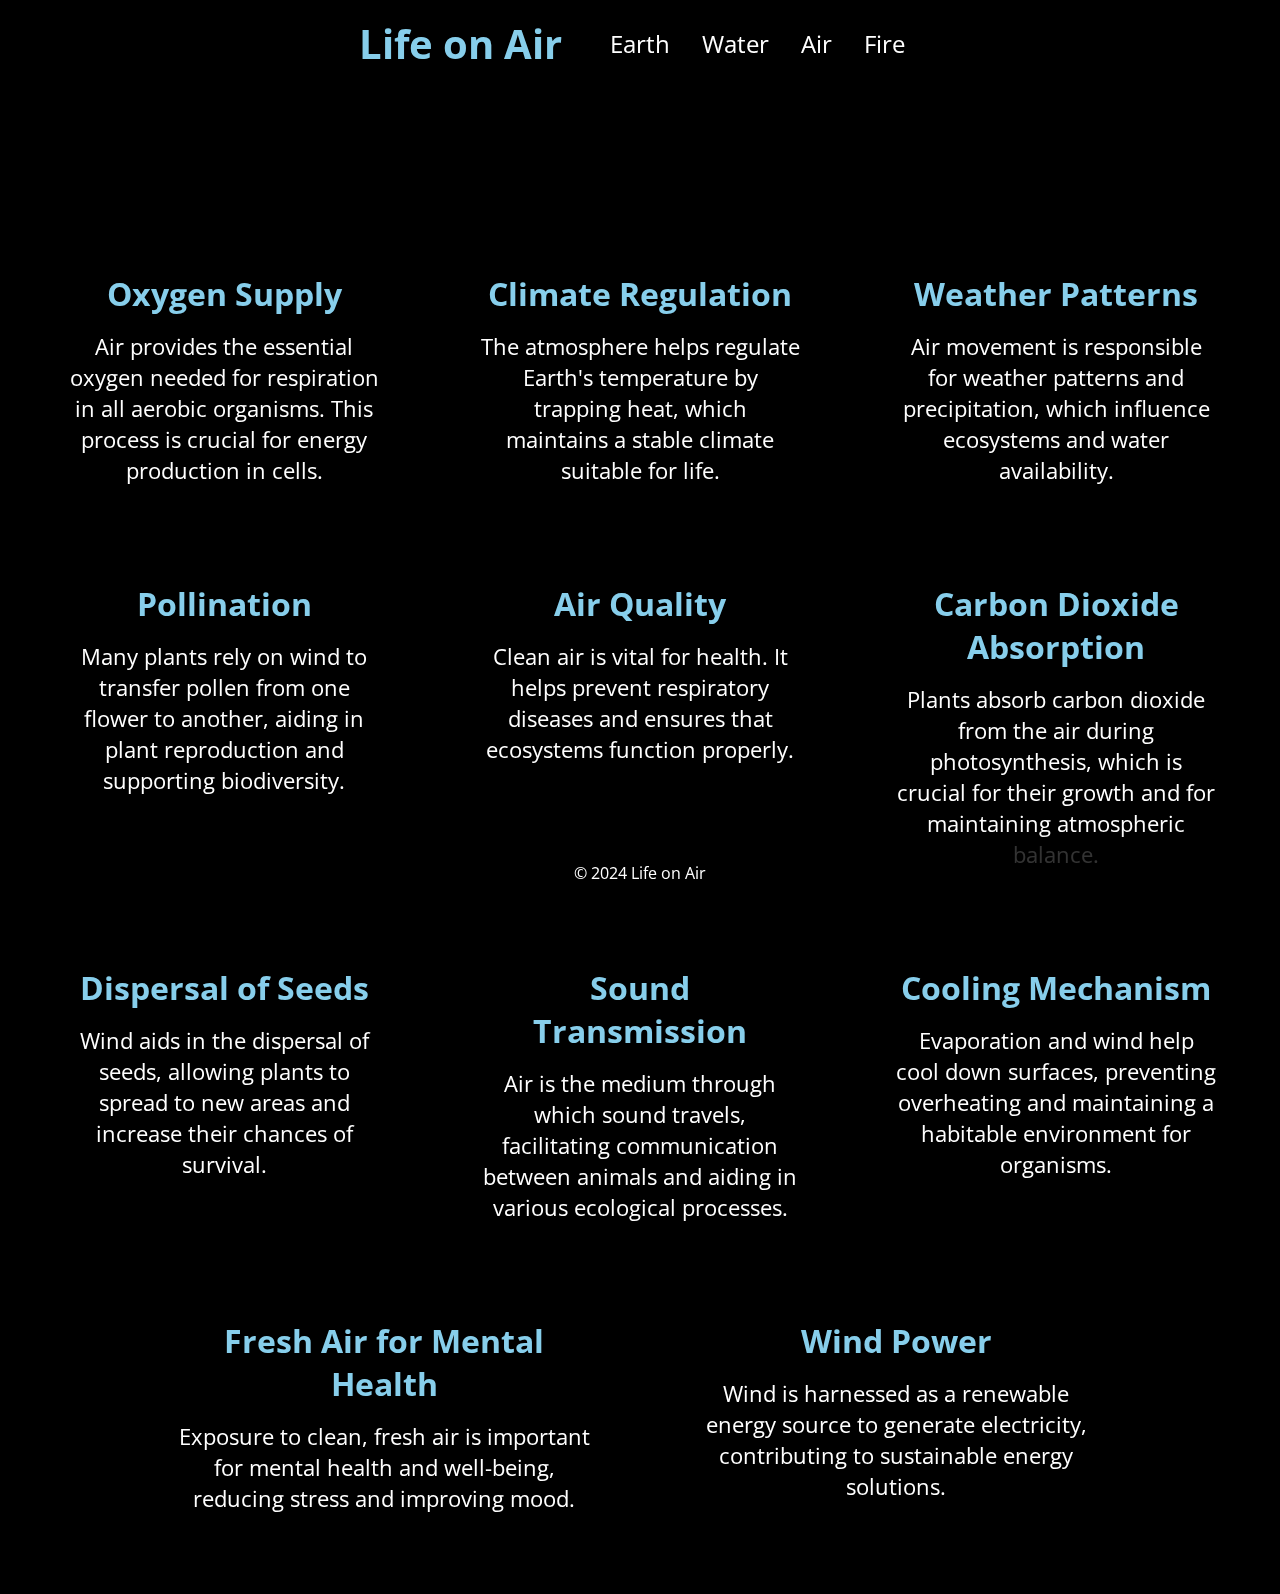
<file: air.html>
<!DOCTYPE html>
<html lang="en">
<head>
    <meta charset="UTF-8">
    <meta name="viewport" content="width=device-width, initial-scale=1.0">
    <title>Life on Air</title>
    <link rel="stylesheet" href="airstyle.css">
</head>
<body>
    <!-- Background iframe -->
    <div class="background-iframe">
        <iframe src='https://my.spline.design/particlenebula-3ae084a63bc7804ee0913d2ca0f69f71/' frameborder='0' width='100%' height='100%'></iframe>
    </div>
    <header>
        <div class="container">
            <h1>Life on Air</h1>
            <nav>
                <ul class="nav-list">
                    <li><a href="index.html#earth">Earth</a></li>
                    <li><a href="index.html#water">Water</a></li>
                    <li><a href="index.html#air">Air</a></li>
                    <li><a href="index.html#fire">Fire</a></li>
                </ul>
            </nav>
        </div>
    </header>

    <main>
        <section class="content-section">
            <div class="info-box">
                <h3>Oxygen Supply</h3>
                <p>Air provides the essential oxygen needed for respiration in all aerobic organisms. This process is crucial for energy production in cells.</p>
            </div>
            <div class="info-box">
                <h3>Climate Regulation</h3>
                <p>The atmosphere helps regulate Earth's temperature by trapping heat, which maintains a stable climate suitable for life.</p>
            </div>
            <div class="info-box">
                <h3>Weather Patterns</h3>
                <p>Air movement is responsible for weather patterns and precipitation, which influence ecosystems and water availability.</p>
            </div>
            <div class="info-box">
                <h3>Pollination</h3>
                <p>Many plants rely on wind to transfer pollen from one flower to another, aiding in plant reproduction and supporting biodiversity.</p>
            </div>
            <div class="info-box">
                <h3>Air Quality</h3>
                <p>Clean air is vital for health. It helps prevent respiratory diseases and ensures that ecosystems function properly.</p>
            </div>
            <div class="info-box">
                <h3>Carbon Dioxide Absorption</h3>
                <p>Plants absorb carbon dioxide from the air during photosynthesis, which is crucial for their growth and for maintaining atmospheric balance.</p>
            </div>
            <div class="info-box">
                <h3>Dispersal of Seeds</h3>
                <p>Wind aids in the dispersal of seeds, allowing plants to spread to new areas and increase their chances of survival.</p>
            </div>
            <div class="info-box">
                <h3>Sound Transmission</h3>
                <p>Air is the medium through which sound travels, facilitating communication between animals and aiding in various ecological processes.</p>
            </div>
            <div class="info-box">
                <h3>Cooling Mechanism</h3>
                <p>Evaporation and wind help cool down surfaces, preventing overheating and maintaining a habitable environment for organisms.</p>
            </div>
            <!-- New Points -->
            <div class="info-box">
                <h3>Fresh Air for Mental Health</h3>
                <p>Exposure to clean, fresh air is important for mental health and well-being, reducing stress and improving mood.</p>
            </div>
            <div class="info-box">
                <h3>Wind Power</h3>
                <p>Wind is harnessed as a renewable energy source to generate electricity, contributing to sustainable energy solutions.</p>
            </div>
        </section>
    </main>

    <footer>
        <div class="container">
            <p>&copy; 2024 Life on Air</p>
        </div>
    </footer>
</body>
</html>
</file>
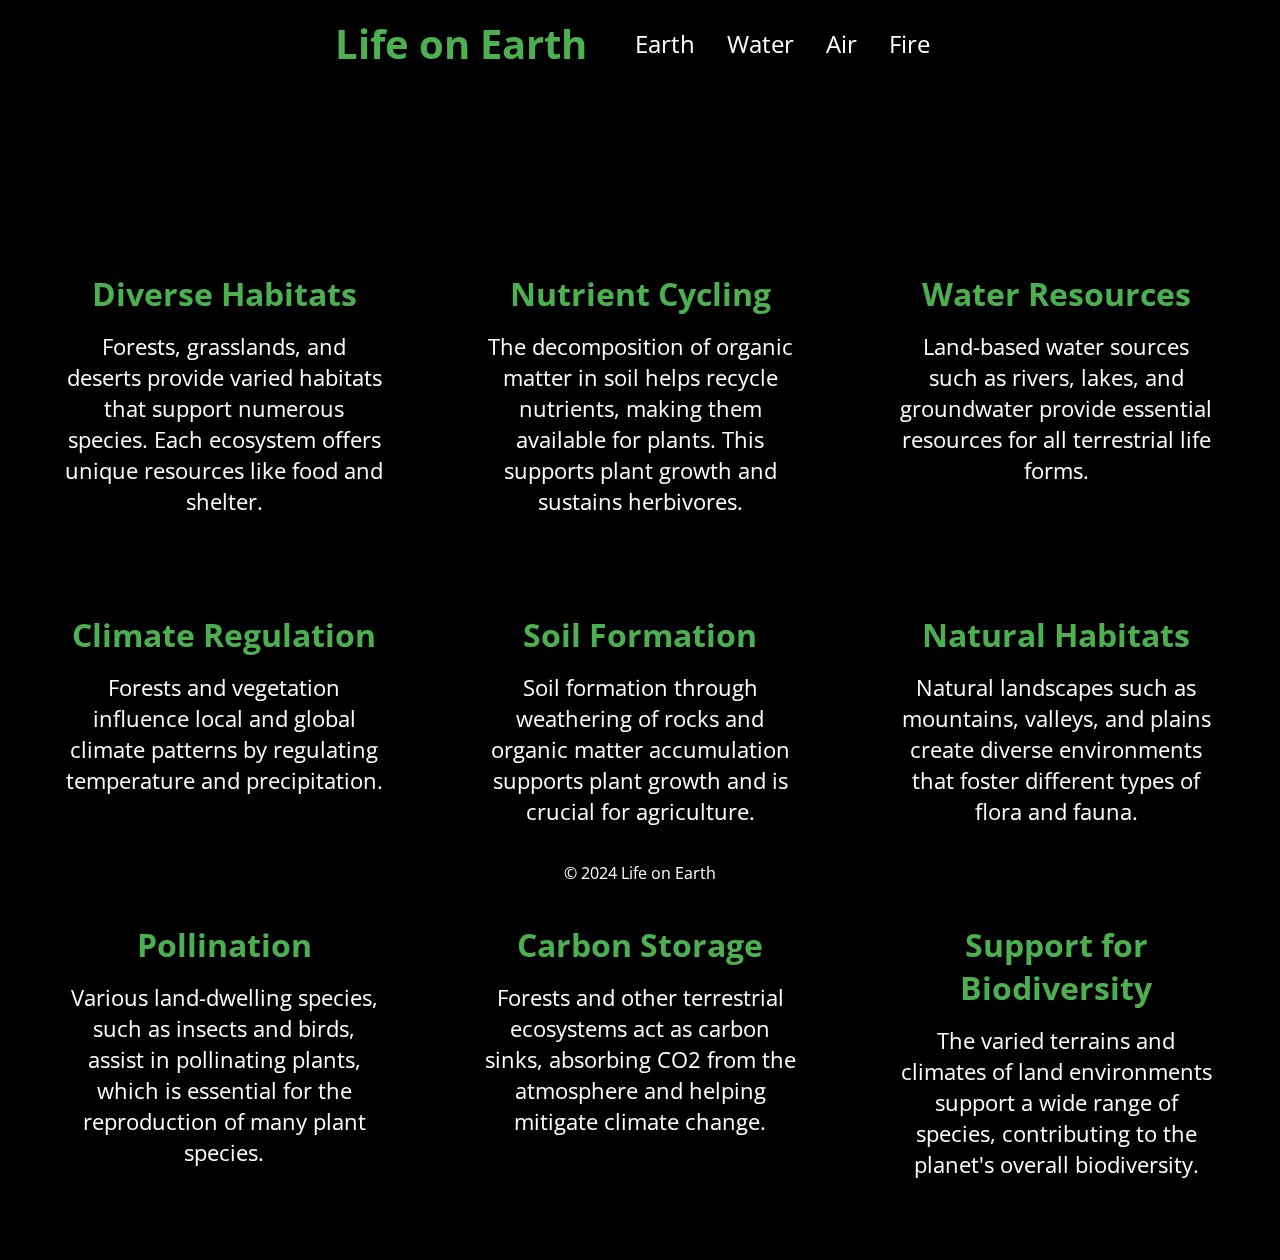
<file: earth.html>
<!DOCTYPE html>
<html lang="en">
<head>
    <meta charset="UTF-8">
    <meta name="viewport" content="width=device-width, initial-scale=1.0">
    <title>Life on Earth</title>
    <link rel="stylesheet" href="earthstyle.css">
</head>
<body>
    <!-- Background iframe -->
    <div class="background-iframe">
        <iframe src='https://my.spline.design/particleplanet-313edbb3fca7da61aeb30f0659b9d3e7/' frameborder='0' width='100%' height='100%'></iframe>
    </div>
    <header>
        <div class="container">
            <h1>Life on Earth</h1>
            <nav>
                <ul>
                    <li><a href="index.html#earth">Earth</a></li>
                    <li><a href="index.html#water">Water</a></li>
                    <li><a href="index.html#air">Air</a></li>
                    <li><a href="index.html#fire">Fire</a></li>
                </ul>
            </nav>
        </div>
    </header>

    <main>
        <section class="content-section">
            <div class="info-box">
                <h3>Diverse Habitats</h3>
                <p>Forests, grasslands, and deserts provide varied habitats that support numerous species. Each ecosystem offers unique resources like food and shelter.</p>
            </div>
            <div class="info-box">
                <h3>Nutrient Cycling</h3>
                <p>The decomposition of organic matter in soil helps recycle nutrients, making them available for plants. This supports plant growth and sustains herbivores.</p>
            </div>
            <div class="info-box">
                <h3>Water Resources</h3>
                <p>Land-based water sources such as rivers, lakes, and groundwater provide essential resources for all terrestrial life forms.</p>
            </div>
            <div class="info-box">
                <h3>Climate Regulation</h3>
                <p>Forests and vegetation influence local and global climate patterns by regulating temperature and precipitation.</p>
            </div>
            <div class="info-box">
                <h3>Soil Formation</h3>
                <p>Soil formation through weathering of rocks and organic matter accumulation supports plant growth and is crucial for agriculture.</p>
            </div>
            <div class="info-box">
                <h3>Natural Habitats</h3>
                <p>Natural landscapes such as mountains, valleys, and plains create diverse environments that foster different types of flora and fauna.</p>
            </div>
            <div class="info-box">
                <h3>Pollination</h3>
                <p>Various land-dwelling species, such as insects and birds, assist in pollinating plants, which is essential for the reproduction of many plant species.</p>
            </div>
            <div class="info-box">
                <h3>Carbon Storage</h3>
                <p>Forests and other terrestrial ecosystems act as carbon sinks, absorbing CO2 from the atmosphere and helping mitigate climate change.</p>
            </div>
            <div class="info-box">
                <h3>Support for Biodiversity</h3>
                <p>The varied terrains and climates of land environments support a wide range of species, contributing to the planet's overall biodiversity.</p>
            </div>
        </section>
    </main>

    <footer>
        <div class="container">
            <p>&copy; 2024 Life on Earth</p>
        </div>
    </footer>
</body>
</html>
</file>
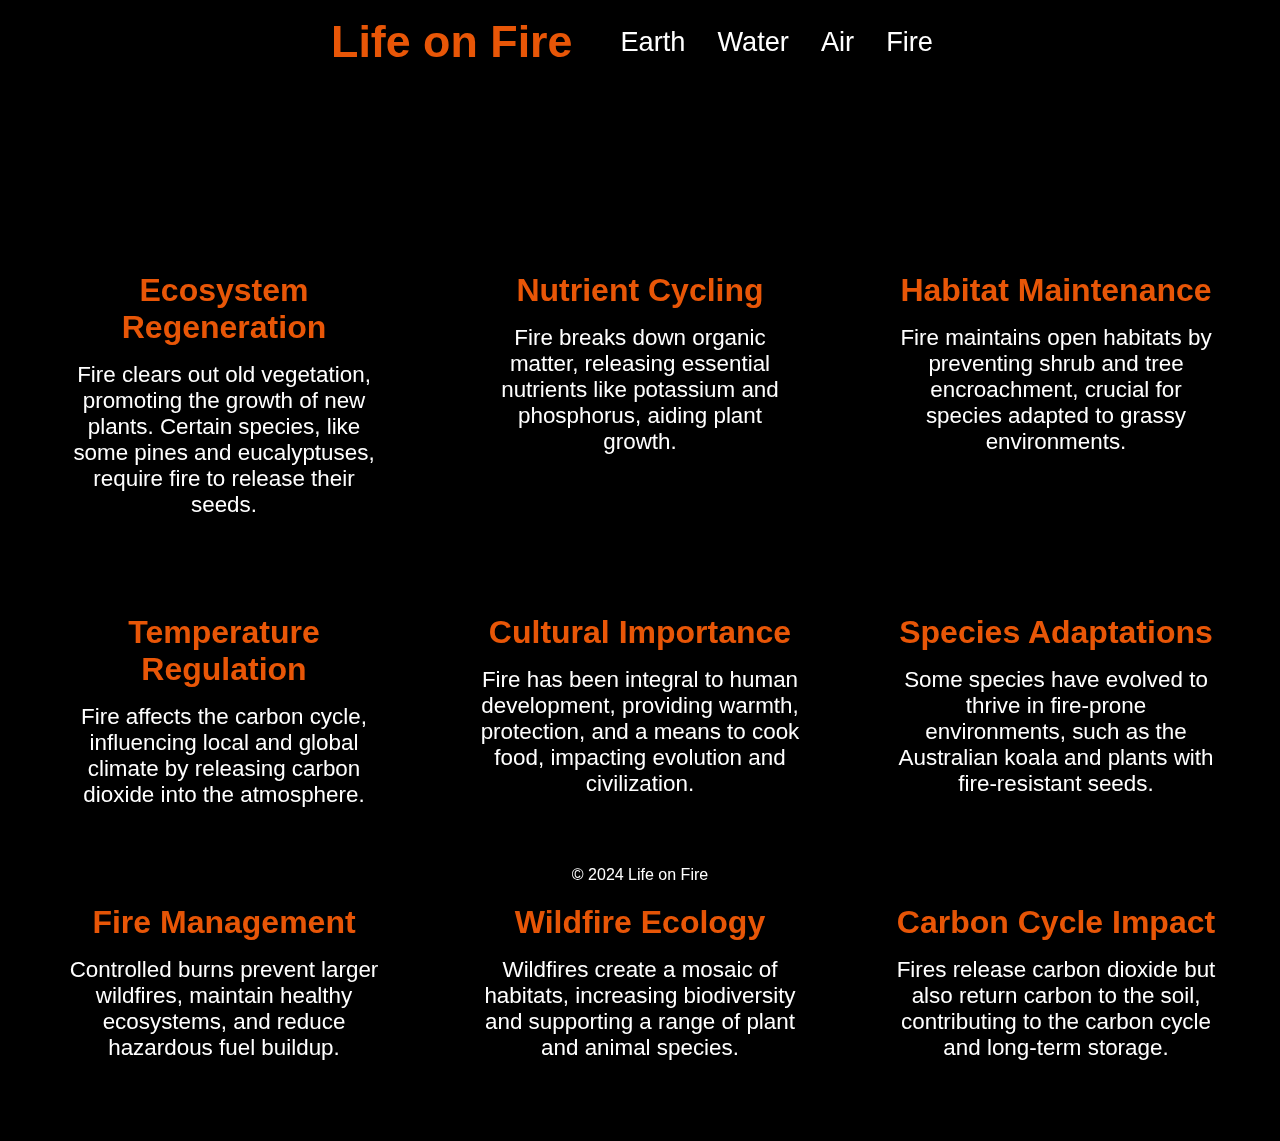
<file: fire.html>
<!DOCTYPE html>
<html lang="en">
<head>
    <meta charset="UTF-8">
    <meta name="viewport" content="width=device-width, initial-scale=1.0">
    <title>Life with Fire</title>
    <link rel="stylesheet" href="firestyle.css">
    <link href="https://fonts.googleapis.com/css2?family=Roboto:wght@400;700&display=swap" rel="stylesheet">
</head>
<body>
    <!-- Background iframe -->
    <div class="background-iframe">
        <iframe src='https://my.spline.design/bganimation-d29174c1a1ed87e73a5a0ecbb97c8a6c/' frameborder='0' width='100%' height='100%'></iframe>
    </div>

    <header>
        <div class="container">
            <h1>Life on Fire</h1>
            <nav>
                <ul>
                    <li><a href="index.html#earth">Earth</a></li>
                    <li><a href="index.html#water">Water</a></li>
                    <li><a href="index.html#air">Air</a></li>
                    <li><a href="index.html#fire">Fire</a></li>
                </ul>
            </nav>
        </div>
    </header>
    
    <main>
        <section class="content-section">
            <div class="info-box">
                <h2>Ecosystem Regeneration</h2>
                <p>Fire clears out old vegetation, promoting the growth of new plants. Certain species, like some pines and eucalyptuses, require fire to release their seeds.</p>
            </div>
            <div class="info-box">
                <h2>Nutrient Cycling</h2>
                <p>Fire breaks down organic matter, releasing essential nutrients like potassium and phosphorus, aiding plant growth.</p>
            </div>
            <div class="info-box">
                <h2>Habitat Maintenance</h2>
                <p>Fire maintains open habitats by preventing shrub and tree encroachment, crucial for species adapted to grassy environments.</p>
            </div>
            <div class="info-box">
                <h2>Temperature Regulation</h2>
                <p>Fire affects the carbon cycle, influencing local and global climate by releasing carbon dioxide into the atmosphere.</p>
            </div>
            <div class="info-box">
                <h2>Cultural Importance</h2>
                <p>Fire has been integral to human development, providing warmth, protection, and a means to cook food, impacting evolution and civilization.</p>
            </div>
            <div class="info-box">
                <h2>Species Adaptations</h2>
                <p>Some species have evolved to thrive in fire-prone environments, such as the Australian koala and plants with fire-resistant seeds.</p>
            </div>
            <div class="info-box">
                <h2>Fire Management</h2>
                <p>Controlled burns prevent larger wildfires, maintain healthy ecosystems, and reduce hazardous fuel buildup.</p>
            </div>
            <div class="info-box">
                <h2>Wildfire Ecology</h2>
                <p>Wildfires create a mosaic of habitats, increasing biodiversity and supporting a range of plant and animal species.</p>
            </div>
            <div class="info-box">
                <h2>Carbon Cycle Impact</h2>
                <p>Fires release carbon dioxide but also return carbon to the soil, contributing to the carbon cycle and long-term storage.</p>
            </div>
        </section>
    </main>

    <footer>
        <div class="container">
            <p>&copy; 2024 Life on Fire</p>
        </div>
    </footer>
</body>
</html>
</file>
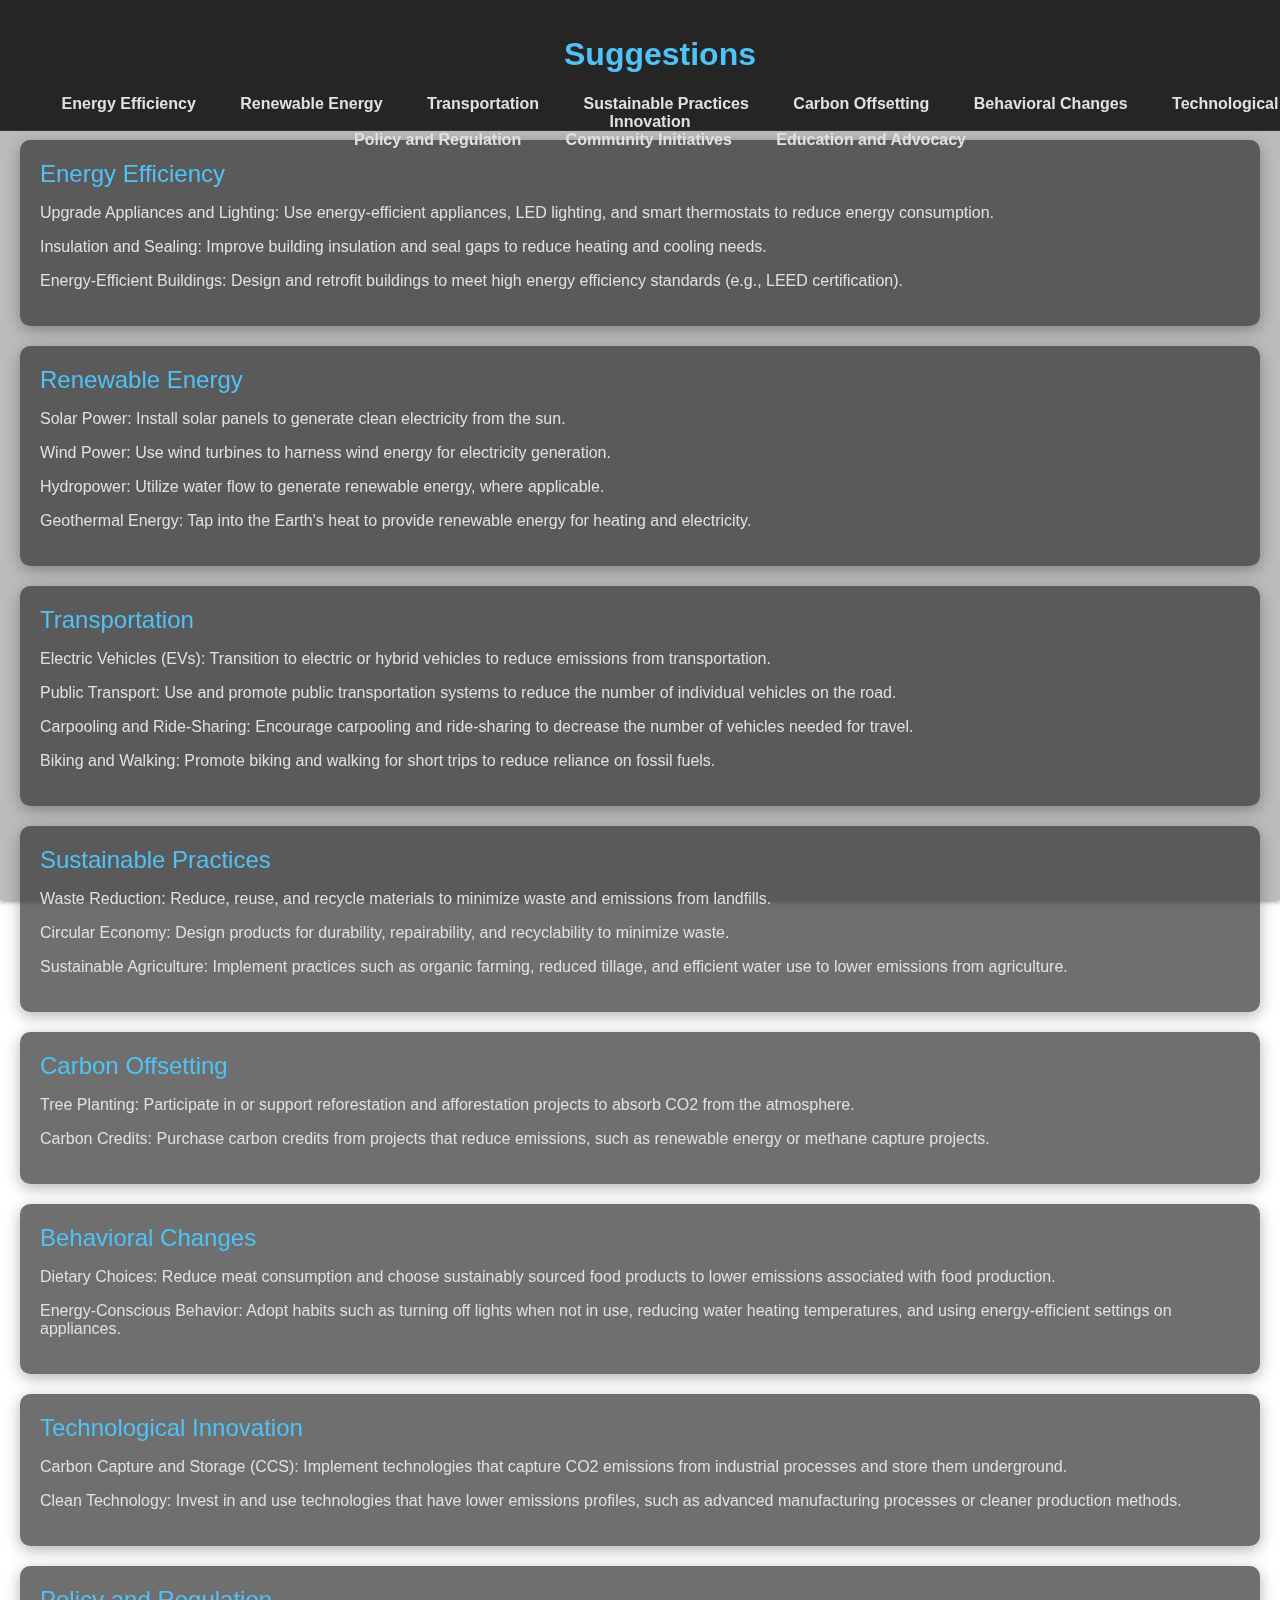
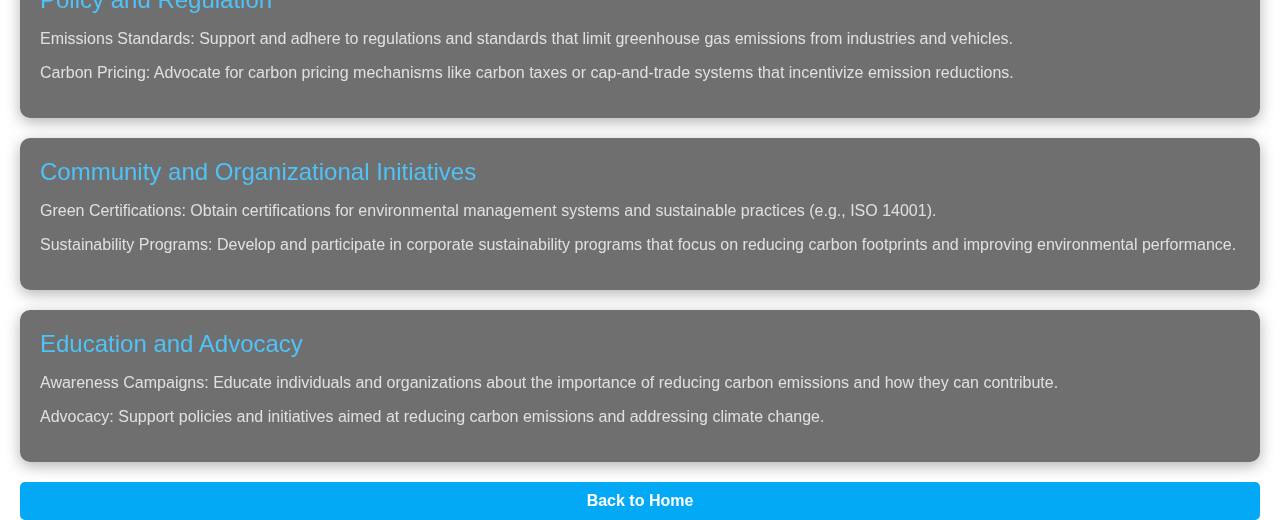
<file: suggestions.html>
<!DOCTYPE html>
<html lang="en">
<head>
    <meta charset="UTF-8">
    <meta name="viewport" content="width=device-width, initial-scale=1.0">
    <title>Reduce Your Carbon Footprint</title>
    <link rel="stylesheet" href="suggestions.css">
</head>
<body>
    <iframe src="https://my.spline.design/vaporwavebackground-1a594d9f5a7cef535082b2038569440d/" frameborder="0" width="100%" height="100%" class="background-iframe"></iframe>
    <div class="overlay"></div>
    
    <div class="navbar">
        <h1>Suggestions</h1>
        <a href="#solution1">Energy Efficiency</a>
        <a href="#solution2">Renewable Energy</a>
        <a href="#solution3">Transportation</a>
        <a href="#solution4">Sustainable Practices</a>
        <a href="#solution5">Carbon Offsetting</a>
        <a href="#solution6">Behavioral Changes</a>
        <a href="#solution7">Technological Innovation</a> <br>
        <a href="#solution8">Policy and Regulation</a>
        <a href="#solution9">Community Initiatives</a>
        <a href="#solution10">Education and Advocacy</a>
    </div>
    </div>
    
    <div class="content">
        <div class="solution-section" id="solution1">
            <div class="solution-header">Energy Efficiency</div>
            <div class="solution-content">
                <p>Upgrade Appliances and Lighting: Use energy-efficient appliances, LED lighting, and smart thermostats to reduce energy consumption.</p>
                <p>Insulation and Sealing: Improve building insulation and seal gaps to reduce heating and cooling needs.</p>
                <p>Energy-Efficient Buildings: Design and retrofit buildings to meet high energy efficiency standards (e.g., LEED certification).</p>
            </div>
        </div>
        
        <div class="solution-section" id="solution2">
            <div class="solution-header">Renewable Energy</div>
            <div class="solution-content">
                <p>Solar Power: Install solar panels to generate clean electricity from the sun.</p>
                <p>Wind Power: Use wind turbines to harness wind energy for electricity generation.</p>
                <p>Hydropower: Utilize water flow to generate renewable energy, where applicable.</p>
                <p>Geothermal Energy: Tap into the Earth's heat to provide renewable energy for heating and electricity.</p>
            </div>
        </div>
        
        <div class="solution-section" id="solution3">
            <div class="solution-header">Transportation</div>
            <div class="solution-content">
                <p>Electric Vehicles (EVs): Transition to electric or hybrid vehicles to reduce emissions from transportation.</p>
                <p>Public Transport: Use and promote public transportation systems to reduce the number of individual vehicles on the road.</p>
                <p>Carpooling and Ride-Sharing: Encourage carpooling and ride-sharing to decrease the number of vehicles needed for travel.</p>
                <p>Biking and Walking: Promote biking and walking for short trips to reduce reliance on fossil fuels.</p>
            </div>
        </div>
        
        <div class="solution-section" id="solution4">
            <div class="solution-header">Sustainable Practices</div>
            <div class="solution-content">
                <p>Waste Reduction: Reduce, reuse, and recycle materials to minimize waste and emissions from landfills.</p>
                <p>Circular Economy: Design products for durability, repairability, and recyclability to minimize waste.</p>
                <p>Sustainable Agriculture: Implement practices such as organic farming, reduced tillage, and efficient water use to lower emissions from agriculture.</p>
            </div>
        </div>
        
        <div class="solution-section" id="solution5">
            <div class="solution-header">Carbon Offsetting</div>
            <div class="solution-content">
                <p>Tree Planting: Participate in or support reforestation and afforestation projects to absorb CO2 from the atmosphere.</p>
                <p>Carbon Credits: Purchase carbon credits from projects that reduce emissions, such as renewable energy or methane capture projects.</p>
            </div>
        </div>
        
        <div class="solution-section" id="solution6">
            <div class="solution-header">Behavioral Changes</div>
            <div class="solution-content">
                <p>Dietary Choices: Reduce meat consumption and choose sustainably sourced food products to lower emissions associated with food production.</p>
                <p>Energy-Conscious Behavior: Adopt habits such as turning off lights when not in use, reducing water heating temperatures, and using energy-efficient settings on appliances.</p>
            </div>
        </div>
        
        <div class="solution-section" id="solution7">
            <div class="solution-header">Technological Innovation</div>
            <div class="solution-content">
                <p>Carbon Capture and Storage (CCS): Implement technologies that capture CO2 emissions from industrial processes and store them underground.</p>
                <p>Clean Technology: Invest in and use technologies that have lower emissions profiles, such as advanced manufacturing processes or cleaner production methods.</p>
            </div>
        </div>
        
        <div class="solution-section" id="solution8">
            <div class="solution-header">Policy and Regulation</div>
            <div class="solution-content">
                <p>Emissions Standards: Support and adhere to regulations and standards that limit greenhouse gas emissions from industries and vehicles.</p>
                <p>Carbon Pricing: Advocate for carbon pricing mechanisms like carbon taxes or cap-and-trade systems that incentivize emission reductions.</p>
            </div>
        </div>
        
        <div class="solution-section" id="solution9">
            <div class="solution-header">Community and Organizational Initiatives</div>
            <div class="solution-content">
                <p>Green Certifications: Obtain certifications for environmental management systems and sustainable practices (e.g., ISO 14001).</p>
                <p>Sustainability Programs: Develop and participate in corporate sustainability programs that focus on reducing carbon footprints and improving environmental performance.</p>
            </div>
        </div>
        
        <div class="solution-section" id="solution10">
            <div class="solution-header">Education and Advocacy</div>
            <div class="solution-content">
                <p>Awareness Campaigns: Educate individuals and organizations about the importance of reducing carbon emissions and how they can contribute.</p>
                <p>Advocacy: Support policies and initiatives aimed at reducing carbon emissions and addressing climate change.</p>
            </div>
        </div>
        
        <!-- Back to Home Button -->
        <a href="index.html" class="back-to-home">Back to Home</a>
    </div>
</body>
</html>
</file>
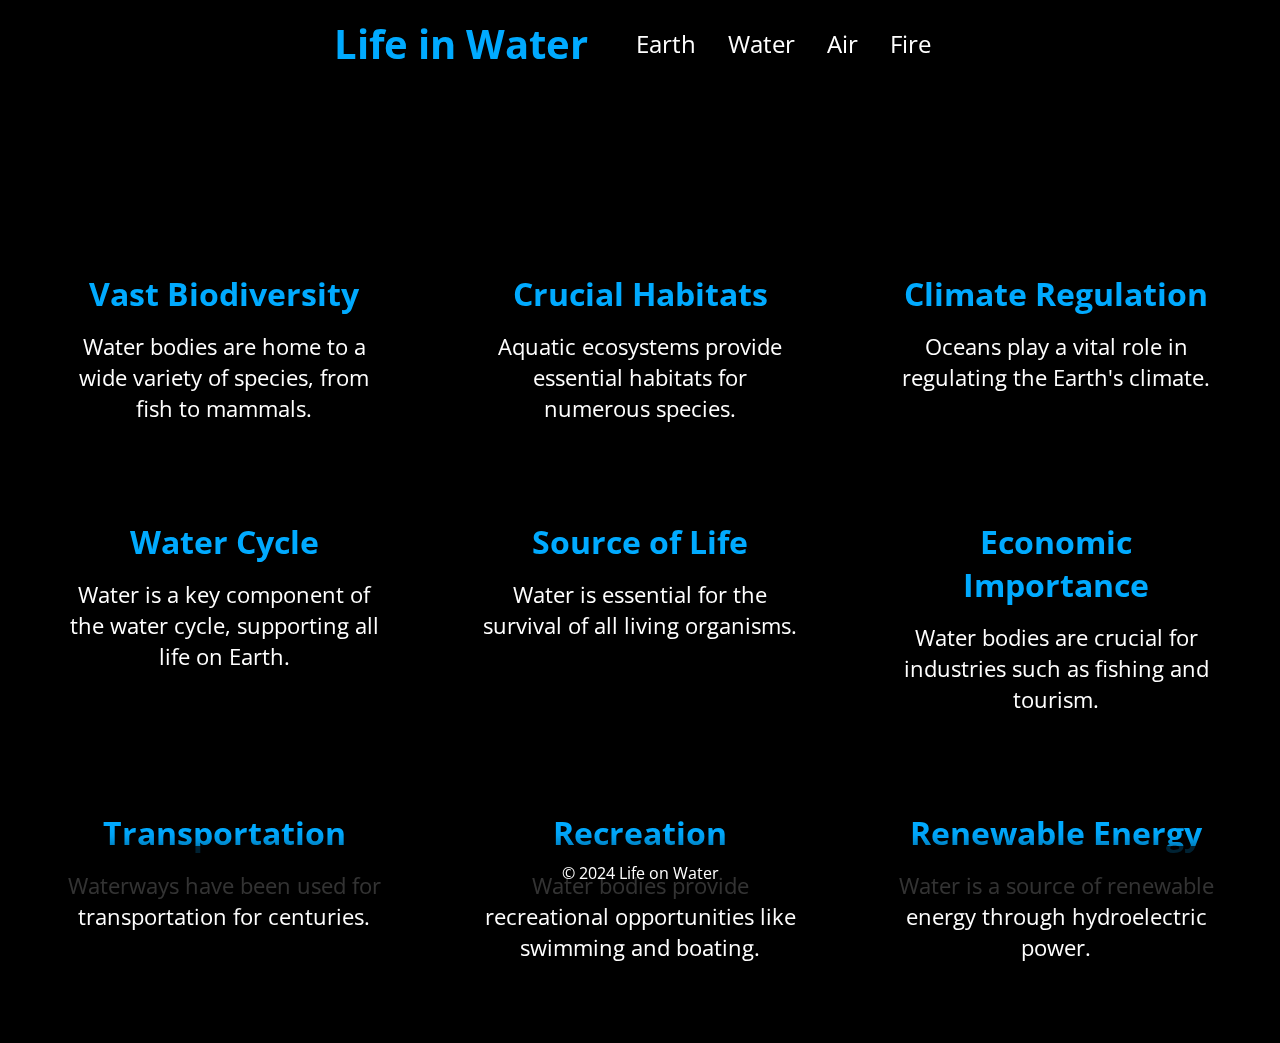
<file: water.html>
<!DOCTYPE html>
<html lang="en">
<head>
    <meta charset="UTF-8">
    <meta name="viewport" content="width=device-width, initial-scale=1.0">
    <title>Life in Water</title>
    <link rel="stylesheet" href="waterstyle.css">
</head>
<body>
    <!-- Background iframe -->
    <div class="background-iframe">
        <iframe src='https://my.spline.design/3dpathslines1copy-c0f69b77bef556820583c50109b9544d/' frameborder='0' width='100%' height='100%'></iframe>
    </div>

    <header>
        <div class="container">
            <h1>Life in Water</h1>
            <nav>
                <ul>
                    <li><a href="index.html#earth">Earth</a></li>
                    <li><a href="index.html#water">Water</a></li>
                    <li><a href="index.html#air">Air</a></li>
                    <li><a href="index.html#fire">Fire</a></li>
                </ul>
            </nav>
        </div>
    </header>
    
    <main>
        <section class="content-section">
            <div class="info-box">
                <h3>Vast Biodiversity</h3>
                <p>Water bodies are home to a wide variety of species, from fish to mammals.</p>
            </div>
            <div class="info-box">
                <h3>Crucial Habitats</h3>
                <p>Aquatic ecosystems provide essential habitats for numerous species.</p>
            </div>
            <div class="info-box">
                <h3>Climate Regulation</h3>
                <p>Oceans play a vital role in regulating the Earth's climate.</p>
            </div>
            <div class="info-box">
                <h3>Water Cycle</h3>
                <p>Water is a key component of the water cycle, supporting all life on Earth.</p>
            </div>
            <div class="info-box">
                <h3>Source of Life</h3>
                <p>Water is essential for the survival of all living organisms.</p>
            </div>
            <div class="info-box">
                <h3>Economic Importance</h3>
                <p>Water bodies are crucial for industries such as fishing and tourism.</p>
            </div>
            <div class="info-box">
                <h3>Transportation</h3>
                <p>Waterways have been used for transportation for centuries.</p>
            </div>
            <div class="info-box">
                <h3>Recreation</h3>
                <p>Water bodies provide recreational opportunities like swimming and boating.</p>
            </div>
            <div class="info-box">
                <h3>Renewable Energy</h3>
                <p>Water is a source of renewable energy through hydroelectric power.</p>
            </div>
        </section>
    </main>
    
    <footer>
        <div class="container">
            <p>&copy; 2024 Life on Water</p>
        </div>
    </footer>
</body>
</html>
</file>
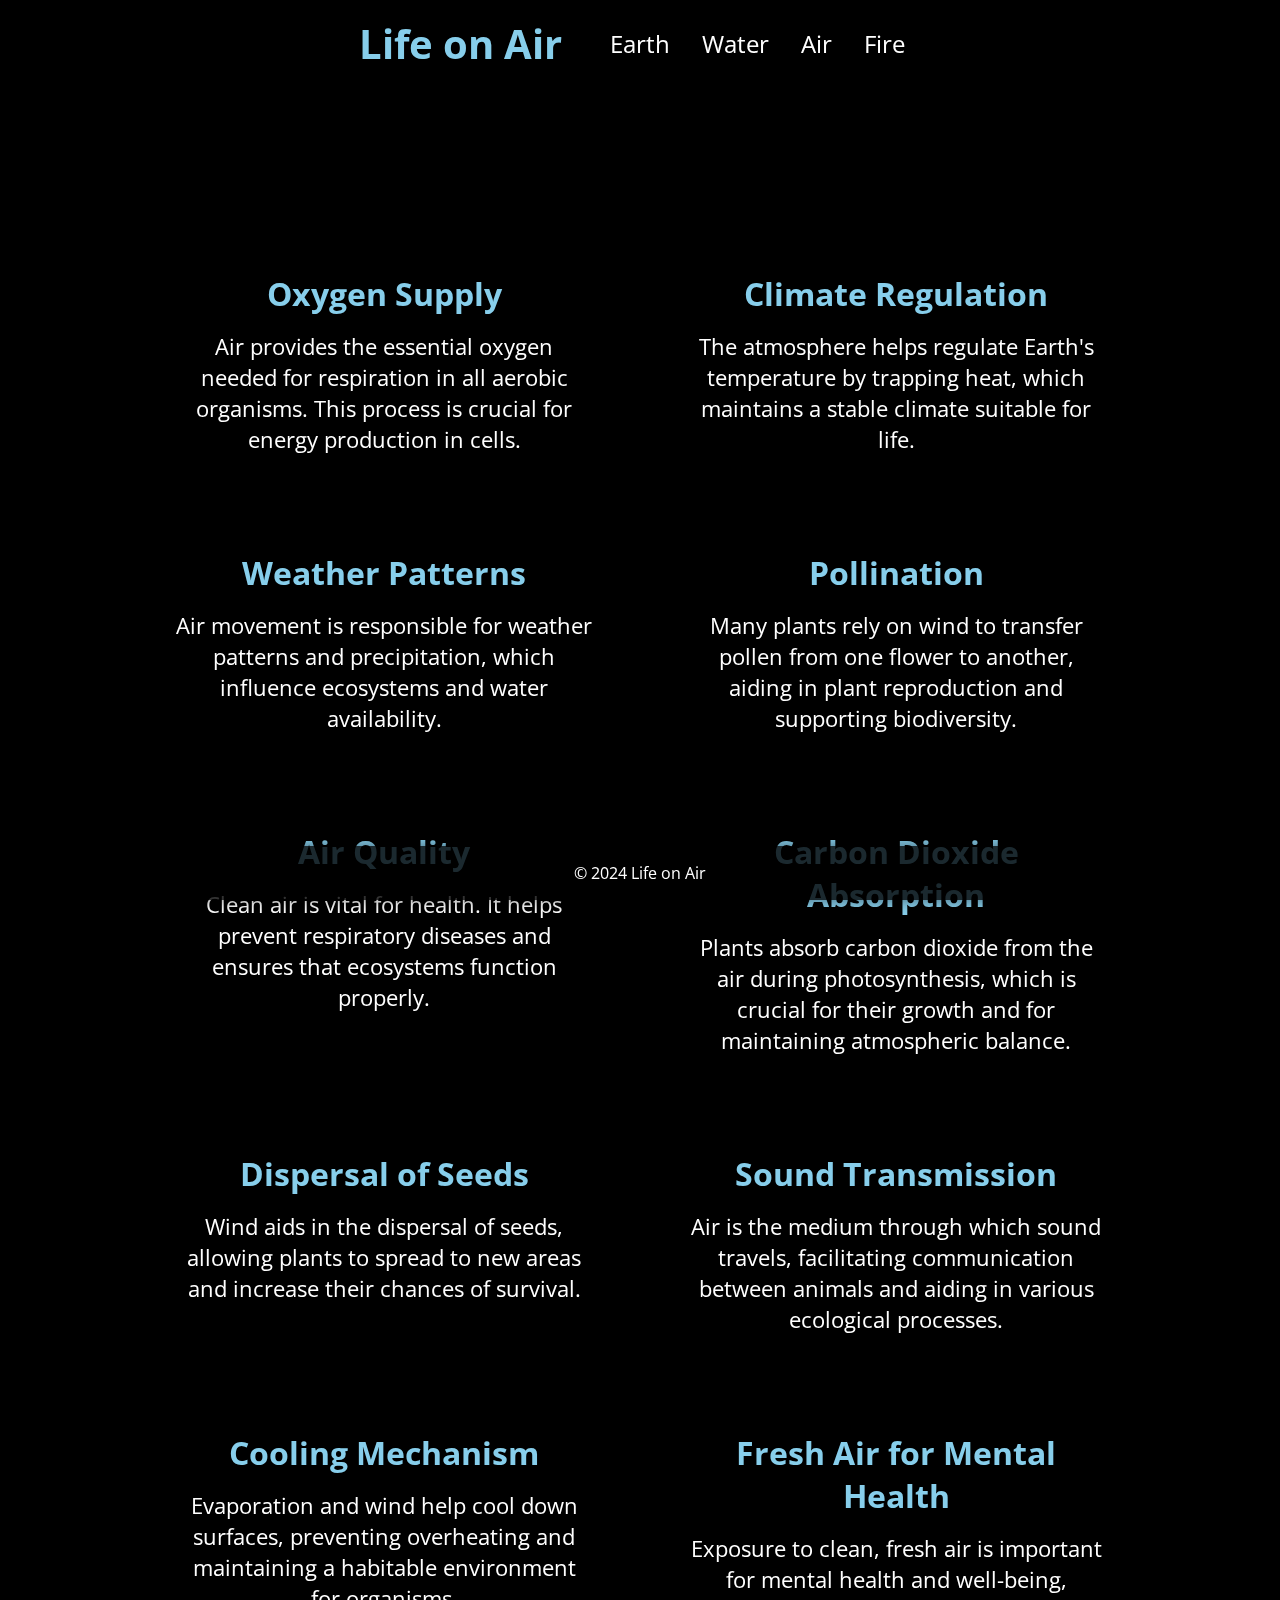
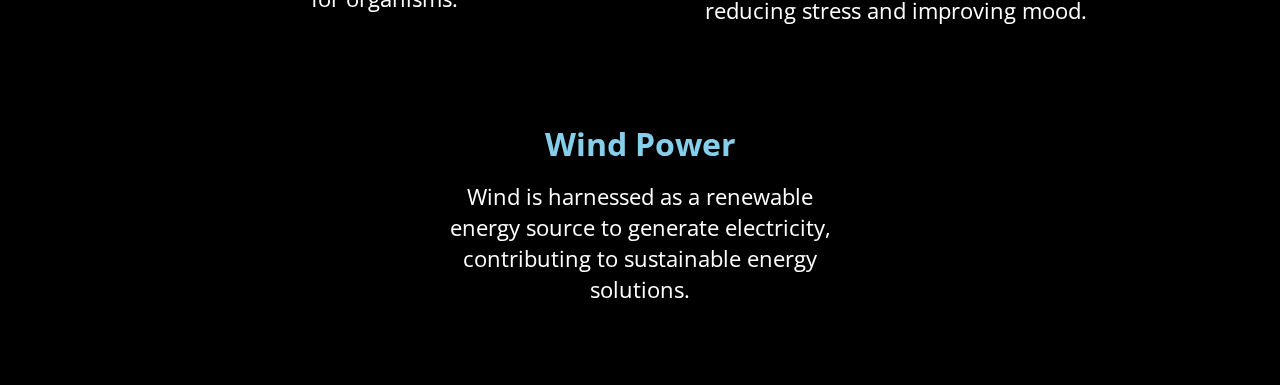
<file: Elements Website/air.html>
<!DOCTYPE html>
<html lang="en">
<head>
    <meta charset="UTF-8">
    <meta name="viewport" content="width=device-width, initial-scale=1.0">
    <title>Life on Air</title>
    <link rel="stylesheet" href="airstyle.css">
</head>
<body>
    <!-- Background iframe -->
    <div class="background-iframe">
        <iframe src='https://my.spline.design/particlenebula-3ae084a63bc7804ee0913d2ca0f69f71/' frameborder='0' width='100%' height='100%'></iframe>
    </div>
    <header>
        <div class="container">
            <h1>Life on Air</h1>
            <nav>
                <ul class="nav-list">
                    <li><a href="test1.html#earth">Earth</a></li>
                    <li><a href="test1.html#water">Water</a></li>
                    <li><a href="test1.html#air">Air</a></li>
                    <li><a href="test1.html#fire">Fire</a></li>
                </ul>
            </nav>
        </div>
    </header>

    <main>
        <section class="content-section">
            <div class="info-box">
                <h3>Oxygen Supply</h3>
                <p>Air provides the essential oxygen needed for respiration in all aerobic organisms. This process is crucial for energy production in cells.</p>
            </div>
            <div class="info-box">
                <h3>Climate Regulation</h3>
                <p>The atmosphere helps regulate Earth's temperature by trapping heat, which maintains a stable climate suitable for life.</p>
            </div>
            <div class="info-box">
                <h3>Weather Patterns</h3>
                <p>Air movement is responsible for weather patterns and precipitation, which influence ecosystems and water availability.</p>
            </div>
            <div class="info-box">
                <h3>Pollination</h3>
                <p>Many plants rely on wind to transfer pollen from one flower to another, aiding in plant reproduction and supporting biodiversity.</p>
            </div>
            <div class="info-box">
                <h3>Air Quality</h3>
                <p>Clean air is vital for health. It helps prevent respiratory diseases and ensures that ecosystems function properly.</p>
            </div>
            <div class="info-box">
                <h3>Carbon Dioxide Absorption</h3>
                <p>Plants absorb carbon dioxide from the air during photosynthesis, which is crucial for their growth and for maintaining atmospheric balance.</p>
            </div>
            <div class="info-box">
                <h3>Dispersal of Seeds</h3>
                <p>Wind aids in the dispersal of seeds, allowing plants to spread to new areas and increase their chances of survival.</p>
            </div>
            <div class="info-box">
                <h3>Sound Transmission</h3>
                <p>Air is the medium through which sound travels, facilitating communication between animals and aiding in various ecological processes.</p>
            </div>
            <div class="info-box">
                <h3>Cooling Mechanism</h3>
                <p>Evaporation and wind help cool down surfaces, preventing overheating and maintaining a habitable environment for organisms.</p>
            </div>
            <!-- New Points -->
            <div class="info-box">
                <h3>Fresh Air for Mental Health</h3>
                <p>Exposure to clean, fresh air is important for mental health and well-being, reducing stress and improving mood.</p>
            </div>
            <div class="info-box">
                <h3>Wind Power</h3>
                <p>Wind is harnessed as a renewable energy source to generate electricity, contributing to sustainable energy solutions.</p>
            </div>
        </section>
    </main>

    <footer>
        <div class="container">
            <p>&copy; 2024 Life on Air</p>
        </div>
    </footer>
</body>
</html>
</file>
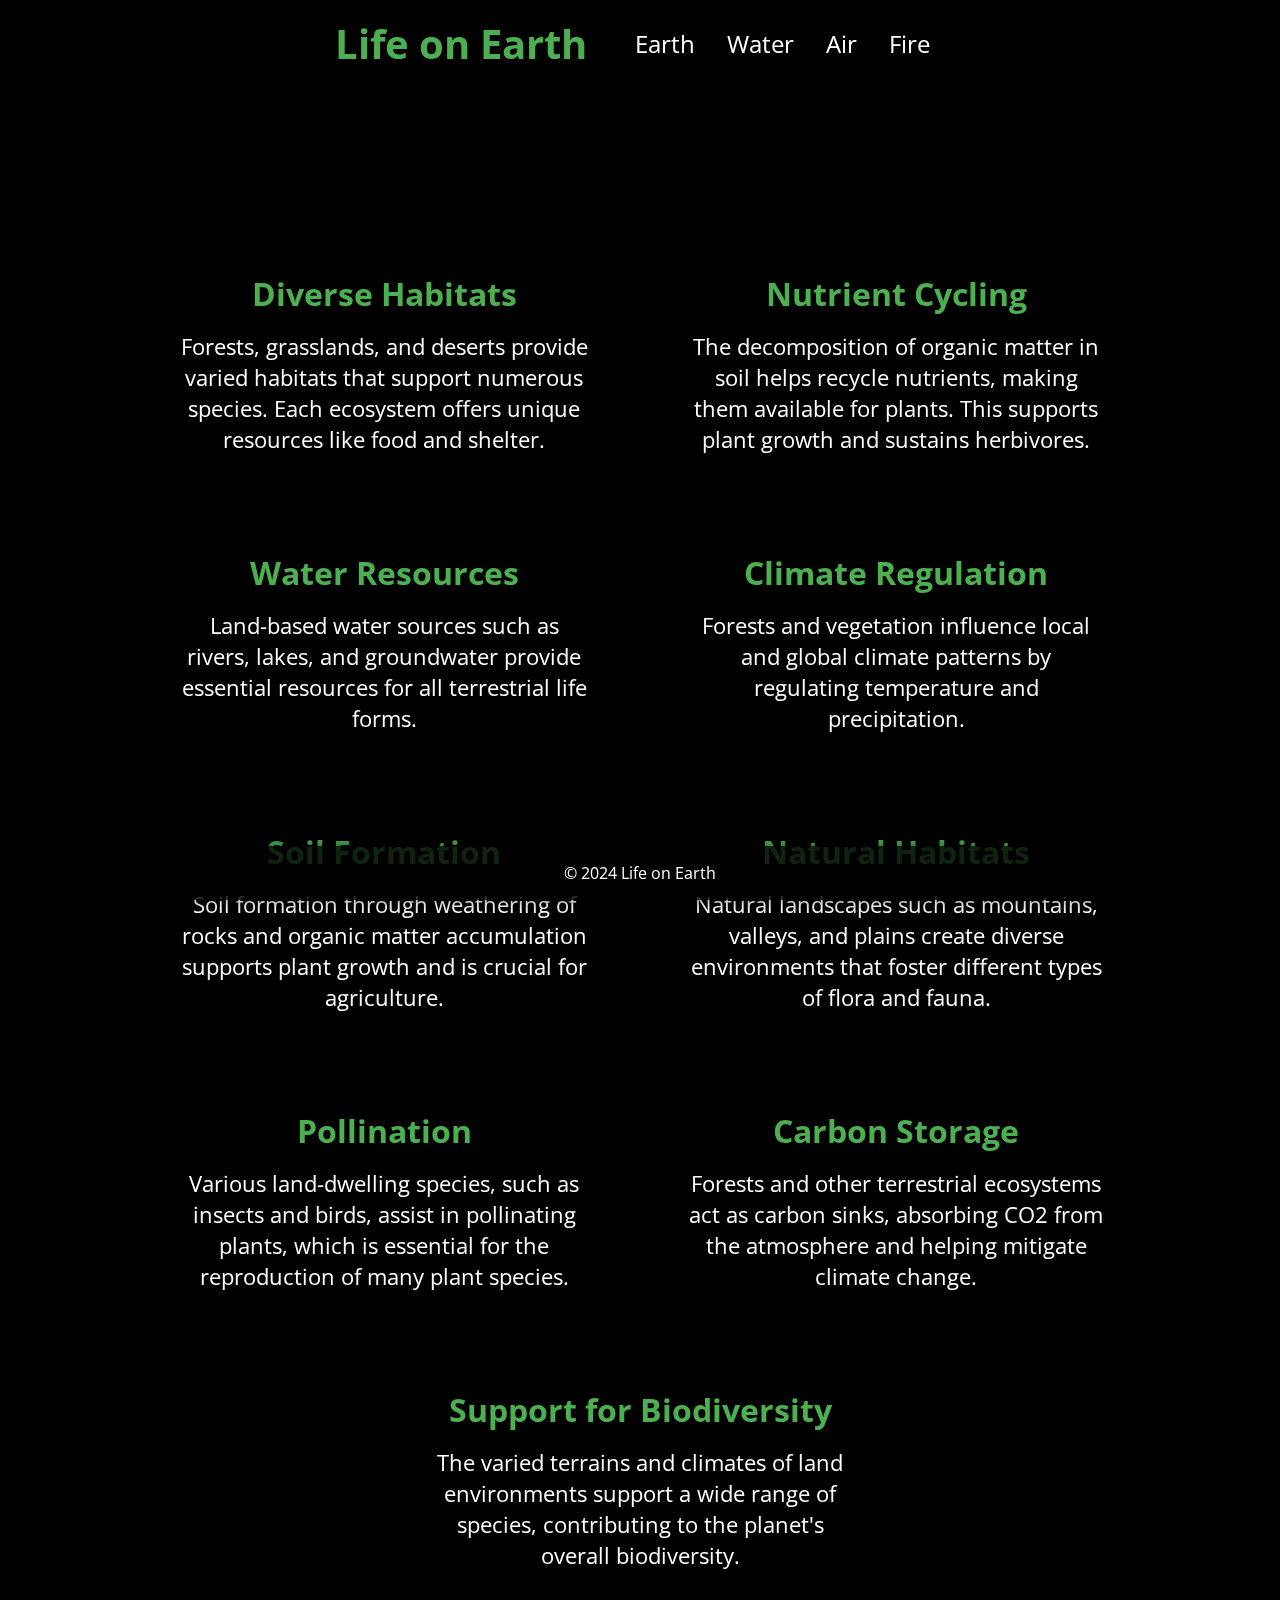
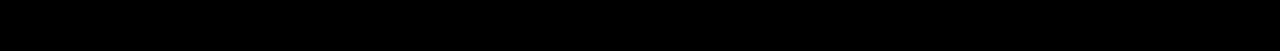
<file: Elements Website/earth.html>
<!DOCTYPE html>
<html lang="en">
<head>
    <meta charset="UTF-8">
    <meta name="viewport" content="width=device-width, initial-scale=1.0">
    <title>Life on Earth</title>
    <link rel="stylesheet" href="earthstyle.css">
</head>
<body>
    <!-- Background iframe -->
    <div class="background-iframe">
        <iframe src='https://my.spline.design/particleplanet-313edbb3fca7da61aeb30f0659b9d3e7/' frameborder='0' width='100%' height='100%'></iframe>
    </div>
    <header>
        <div class="container">
            <h1>Life on Earth</h1>
            <nav>
                <ul>
                    <li><a href="test1.html#earth">Earth</a></li>
                    <li><a href="test1.html#water">Water</a></li>
                    <li><a href="test1.html#air">Air</a></li>
                    <li><a href="test1.html#fire">Fire</a></li>
                </ul>
            </nav>
        </div>
    </header>

    <main>
        <section class="content-section">
            <div class="info-box">
                <h3>Diverse Habitats</h3>
                <p>Forests, grasslands, and deserts provide varied habitats that support numerous species. Each ecosystem offers unique resources like food and shelter.</p>
            </div>
            <div class="info-box">
                <h3>Nutrient Cycling</h3>
                <p>The decomposition of organic matter in soil helps recycle nutrients, making them available for plants. This supports plant growth and sustains herbivores.</p>
            </div>
            <div class="info-box">
                <h3>Water Resources</h3>
                <p>Land-based water sources such as rivers, lakes, and groundwater provide essential resources for all terrestrial life forms.</p>
            </div>
            <div class="info-box">
                <h3>Climate Regulation</h3>
                <p>Forests and vegetation influence local and global climate patterns by regulating temperature and precipitation.</p>
            </div>
            <div class="info-box">
                <h3>Soil Formation</h3>
                <p>Soil formation through weathering of rocks and organic matter accumulation supports plant growth and is crucial for agriculture.</p>
            </div>
            <div class="info-box">
                <h3>Natural Habitats</h3>
                <p>Natural landscapes such as mountains, valleys, and plains create diverse environments that foster different types of flora and fauna.</p>
            </div>
            <div class="info-box">
                <h3>Pollination</h3>
                <p>Various land-dwelling species, such as insects and birds, assist in pollinating plants, which is essential for the reproduction of many plant species.</p>
            </div>
            <div class="info-box">
                <h3>Carbon Storage</h3>
                <p>Forests and other terrestrial ecosystems act as carbon sinks, absorbing CO2 from the atmosphere and helping mitigate climate change.</p>
            </div>
            <div class="info-box">
                <h3>Support for Biodiversity</h3>
                <p>The varied terrains and climates of land environments support a wide range of species, contributing to the planet's overall biodiversity.</p>
            </div>
        </section>
    </main>

    <footer>
        <div class="container">
            <p>&copy; 2024 Life on Earth</p>
        </div>
    </footer>
</body>
</html>
</file>
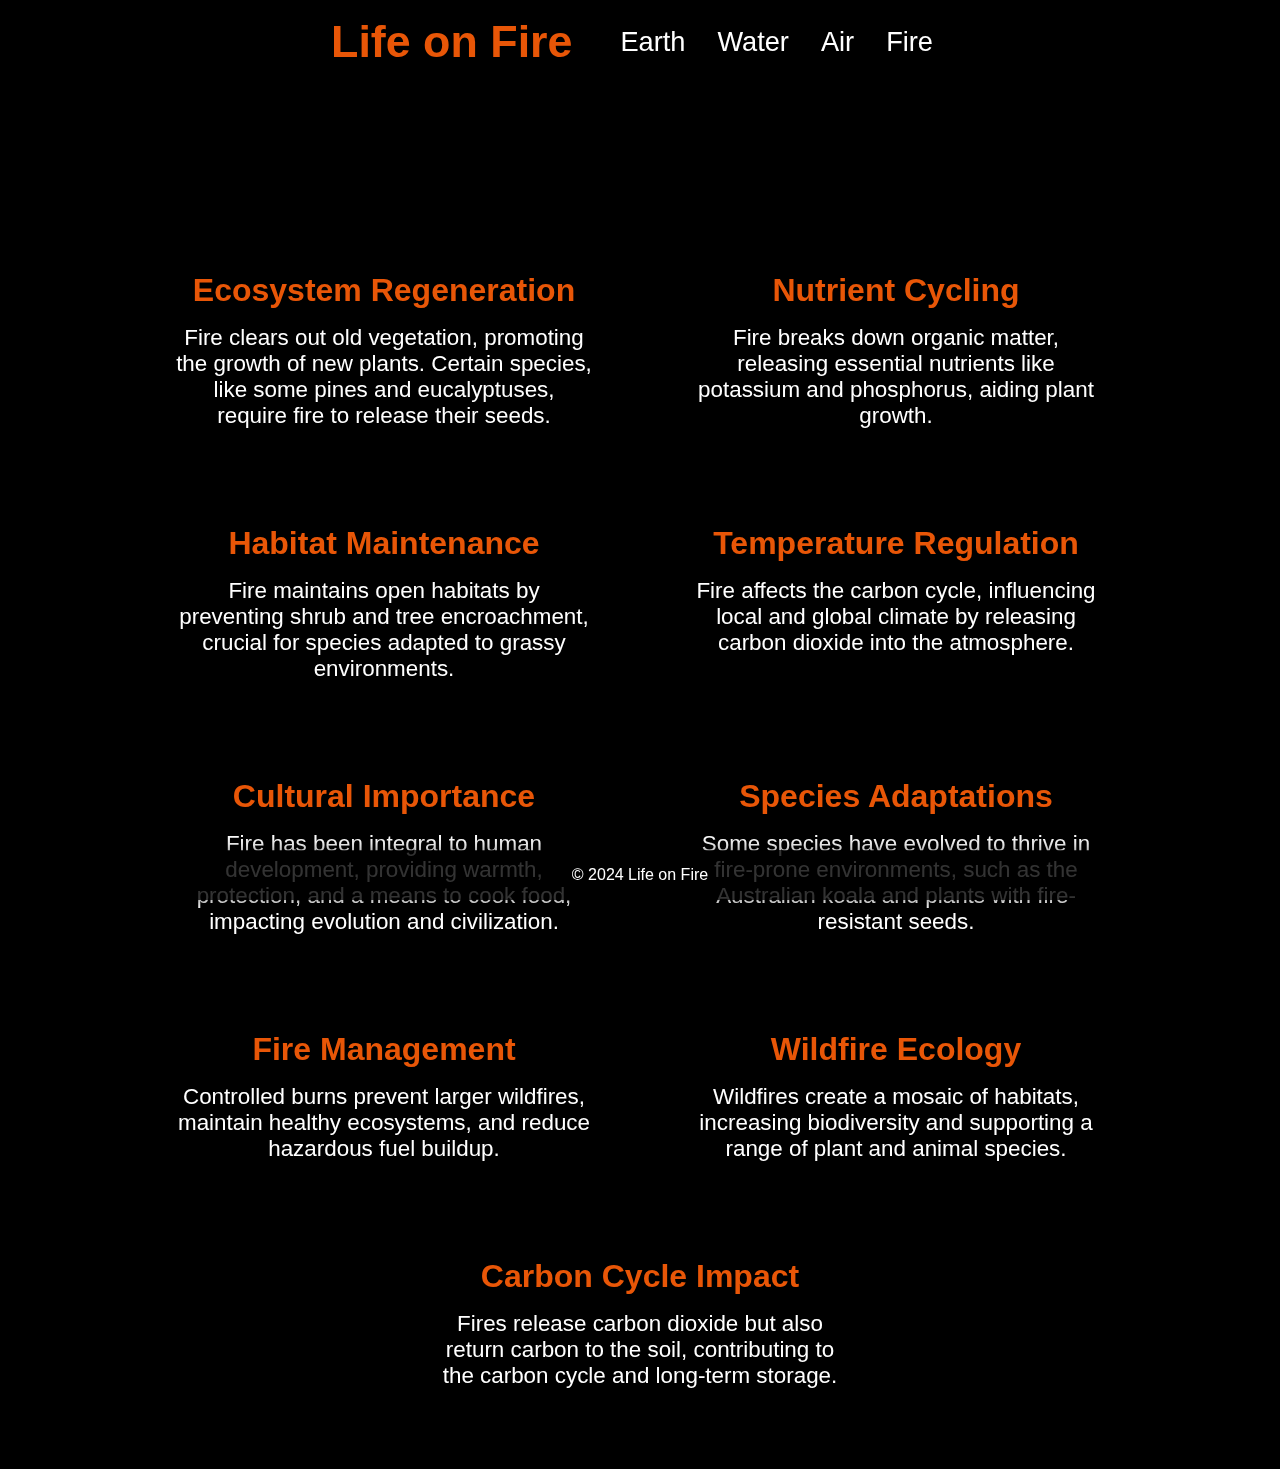
<file: Elements Website/fire.html>
<!DOCTYPE html>
<html lang="en">
<head>
    <meta charset="UTF-8">
    <meta name="viewport" content="width=device-width, initial-scale=1.0">
    <title>Life with Fire</title>
    <link rel="stylesheet" href="firestyle.css">
    <link href="https://fonts.googleapis.com/css2?family=Roboto:wght@400;700&display=swap" rel="stylesheet">
</head>
<body>
    <!-- Background iframe -->
    <div class="background-iframe">
        <iframe src='https://my.spline.design/bganimation-d29174c1a1ed87e73a5a0ecbb97c8a6c/' frameborder='0' width='100%' height='100%'></iframe>
    </div>

    <header>
        <div class="container">
            <h1>Life on Fire</h1>
            <nav>
                <ul>
                    <li><a href="test1.html#earth">Earth</a></li>
                    <li><a href="test1.html#water">Water</a></li>
                    <li><a href="test1.html#air">Air</a></li>
                    <li><a href="test1.html#fire">Fire</a></li>
                </ul>
            </nav>
        </div>
    </header>
    
    <main class="content">
        <section class="info">
            <div class="text-box">
                <h2>Ecosystem Regeneration</h2>
                <p>Fire clears out old vegetation, promoting the growth of new plants. Certain species, like some pines and eucalyptuses, require fire to release their seeds.</p>
            </div>
            <div class="text-box">
                <h2>Nutrient Cycling</h2>
                <p>Fire breaks down organic matter, releasing essential nutrients like potassium and phosphorus, aiding plant growth.</p>
            </div>
            <div class="text-box">
                <h2>Habitat Maintenance</h2>
                <p>Fire maintains open habitats by preventing shrub and tree encroachment, crucial for species adapted to grassy environments.</p>
            </div>
            <div class="text-box">
                <h2>Temperature Regulation</h2>
                <p>Fire affects the carbon cycle, influencing local and global climate by releasing carbon dioxide into the atmosphere.</p>
            </div>
            <div class="text-box">
                <h2>Cultural Importance</h2>
                <p>Fire has been integral to human development, providing warmth, protection, and a means to cook food, impacting evolution and civilization.</p>
            </div>
            <div class="text-box">
                <h2>Species Adaptations</h2>
                <p>Some species have evolved to thrive in fire-prone environments, such as the Australian koala and plants with fire-resistant seeds.</p>
            </div>
            <div class="text-box">
                <h2>Fire Management</h2>
                <p>Controlled burns prevent larger wildfires, maintain healthy ecosystems, and reduce hazardous fuel buildup.</p>
            </div>
            <div class="text-box">
                <h2>Wildfire Ecology</h2>
                <p>Wildfires create a mosaic of habitats, increasing biodiversity and supporting a range of plant and animal species.</p>
            </div>
            <div class="text-box">
                <h2>Carbon Cycle Impact</h2>
                <p>Fires release carbon dioxide but also return carbon to the soil, contributing to the carbon cycle and long-term storage.</p>
            </div>
        </section>
    </main>

    <footer>
        <div class="container">
            <p>&copy; 2024 Life on Fire</p>
        </div>
    </footer>
</body>
</html>
</file>
<file: airstyle.css>
@import url('https://fonts.googleapis.com/css2?family=Open+Sans:wght@300;400;600&display=swap');

:root {
    --primary-color: #87ceeb; /* Light Sky Blue */
    --background-color: rgba(0, 0, 0, 0.7);
    --box-shadow: 0 0 15px rgba(0, 0, 0, 0.5);
    --text-color: #ffffff;
    --nav-bg-color: rgba(0, 0, 0, 0.8);
    --nav-text-color: #ffffff;
    --nav-hover-color: #87ceeb;
}

* {
    margin: 0;
    padding: 0;
    box-sizing: border-box;
    font-family: 'Open Sans', sans-serif;
}

html, body {
    height: 100%;

}

body {
    background-color: #000;
    color: var(--text-color);

    overflow-y: auto;
}

.background-iframe {
    position: fixed;
    top: 0;
    left: 0;
    width: 100%;
    height: 100%;
    z-index: -1;
    overflow: hidden;
    opacity: 0.7;
}

.background-iframe iframe {
    width: 100%;
    height: 100%;
    border: none;
}

header {
    position: fixed;
    top: 0;
    left: 0;
    width: 100%;
    background: var(--nav-bg-color);
    z-index: 1000;
    box-shadow: var(--box-shadow);
    padding: 1rem 2rem;
    display: flex;
    justify-content: center;
    align-items: center;
}

header .container {
    display: flex;
    align-items: center;
    justify-content: center;
}

header h1 {
    font-size: 2.5rem;
    color: var(--primary-color);
    margin-right: 2rem;
}

header nav {
    display: flex;
    align-items: center;
    justify-content: center;
}

header nav ul {
    list-style: none;
    display: flex;
}

header nav ul li {
    margin: 0 1rem;
}

header nav ul li a {
    color: var(--nav-text-color);
    text-decoration: none;
    font-size: 1.5rem;
    transition: color 0.3s ease;
}

header nav ul li a:hover {
    color: var(--nav-hover-color);
}


.content-section {
    display: flex;
    flex-wrap: wrap;
    justify-content: center;
    align-items: flex-start;
    padding: 8rem 1rem 2rem;
    margin-top: 6rem;
}

.content-section > .info-box {
    flex: 1 1 30%;
    height: 100%;
}

.info-box {
    background: var(--background-color);
    box-shadow: var(--box-shadow);
    margin: 1rem;
    padding: 2rem;
    border-radius: 1rem;
    flex: 1 1 30rem;
    max-width: 30rem;
    text-align: center;
}

.info-box h3 {
    font-size: 2rem;
    color: var(--primary-color);
    margin-bottom: 1rem;
}

.info-box p {
    font-size: 1.4rem;
    color: var(--text-color);
}

footer {
    background: var(--nav-bg-color);
    color: var(--text-color);
    padding: 1rem;
    text-align: center;
    position: fixed;
    bottom: 0;
    width: 100%;
    box-shadow: var(--box-shadow);
}
</file>
<file: earthstyle.css>
@import url('https://fonts.googleapis.com/css2?family=Open+Sans:wght@300;400;600&display=swap');

:root {
    --primary-color: #4caf50;
    --background-color: rgba(0, 0, 0, 0.7);
    --box-shadow: 0 0 15px rgba(0, 0, 0, 0.5);
    --text-color: #ffffff;
    --nav-bg-color: rgba(0, 0, 0, 0.8);
    --nav-text-color: #ffffff;
    --nav-hover-color: #4caf50;
}

* {
    margin: 0;
    padding: 0;
    box-sizing: border-box;
    font-family: 'Open Sans', sans-serif;
}

html, body {
    height: 100%;
}

body {
    background-color: #000;
    color: var(--text-color);
    overflow-y: auto;
}

.background-iframe {
    position: fixed;
    top: 0;
    left: 0;
    width: 100%;
    height: 100%;
    z-index: -1;
    overflow: hidden;
    opacity: 0.7;
}

.background-iframe iframe {
    width: 100%;
    height: 100%;
    border: none;
}

header {
    position: fixed;
    top: 0;
    left: 0;
    width: 100%;
    background: var(--nav-bg-color);
    z-index: 1000;
    box-shadow: var(--box-shadow);
    display: flex;
    justify-content: center; /* Center content horizontally */
    align-items: center; /* Center content vertically */
    padding: 1rem 2rem;
}

header .container {
    display: flex;
    align-items: center;
    justify-content: center; /* Center items horizontally within the container */
}

header h1 {
    font-size: 2.5rem;
    color: var(--primary-color);
    margin-right: 2rem;
}

header nav {
    display: flex;
    align-items: center;
    justify-content: center;
}

header nav ul {
    list-style: none;
    display: flex;
}

header nav ul li {
    margin: 0 1rem;
}

header nav ul li a {
    color: var(--nav-text-color);
    text-decoration: none;
    font-size: 1.5rem;
    transition: color 0.3s ease;
}

header nav ul li a:hover {
    color: var(--nav-hover-color);
}

.content-section {
    display: flex;
    flex-wrap: wrap;
    justify-content: center;
    align-items: flex-start;
    padding: 8rem 1rem 2rem;
    margin-top: 6rem;
}

.content-section > .info-box {
    flex: 1 1 30%;
    height: 100%;
}

.info-box {
    background: var(--background-color);
    box-shadow: var(--box-shadow);
    margin: 1rem;
    padding: 2rem;
    border-radius: 1rem;
    flex: 1 1 30rem;
    max-width: 30rem;
    text-align: center;
}

.info-box h3 {
    font-size: 2rem;
    color: var(--primary-color);
    margin-bottom: 1rem;
}

.info-box p {
    font-size: 1.4rem;
    color: var(--text-color);
}

footer {
    background: var(--nav-bg-color);
    color: var(--text-color);
    padding: 1rem;
    text-align: center;
    position: fixed;
    bottom: 0;
    width: 100%;
    box-shadow: var(--box-shadow);
}
</file>
<file: firestyle.css>
@import url('https://fonts.googleapis.com/css2?family=Roboto:wght@400;700&display=swap');

:root {
    --primary-color: #E85607;
    --background-color: rgba(0, 0, 0, 0.7);
    --box-shadow: 0 0 15px rgba(0, 0, 0, 0.5);
    --text-color: #ffffff;
    --nav-bg-color: rgba(0, 0, 0, 0.8);
    --nav-text-color: #ffffff;
    --nav-hover-color: #E85607;
}


* {
    margin: 0;
    padding: 0;
    box-sizing: border-box;
    font-family: 'Open Sans', sans-serif;
}

html, body {
    height: 100%;
}

body {
    background-color: #000;
    color: var(--text-color);
    overflow-y: auto;
}

/* Background iframe */
.background-iframe {
    position: fixed;
    top: 0;
    left: 0;
    width: 100%;
    height: 100%;
    z-index: -1;
    overflow: hidden;
    opacity: 0.7;
}

.background-iframe iframe {

    width: 100%;
    height: 100%;
    border: none;
}


header {
    background: var(--nav-bg-color);
    position: fixed;
    width: 100%;
    top: 0;
    left: 0;
    z-index: 1000;
    box-shadow: var(--box-shadow);
    display: flex;
    justify-content: center;
    align-items: center;
    padding: 1rem 2rem;
}

header .container {
    display: flex;
    align-items: center;
    justify-content: center;
}

header h1 {
    font-size: 2.8rem;
    color: var(--primary-color);
    margin-right: 2rem;
}

header nav {
    display: flex;
    align-items: center;
    justify-content: center;
}

header nav ul {
    display: flex;
    list-style: none;
}

header nav ul li {
    margin: 0 1rem;
}

header nav ul li a {
    color: var(--nav-text-color);
    text-decoration: none;
    font-size: 1.7rem;
    transition: color 0.3s ease;
}

header nav ul li a:hover {
    color: var(--nav-hover-color);
}

.content-section {
    display: flex;
    flex-wrap: wrap;
    justify-content: center;
    align-items: flex-start;
    padding: 8rem 1rem 2rem;
    margin-top: 6rem;
}

.content-section > .info-box {
    flex: 1 1 30%;
    height: 100%;
}

.info-box {
    background-color: rgba(0, 0, 0, 0.7);
    background: var(--background-color);
    box-shadow: var(--box-shadow);
    margin: 1rem;
    padding: 2rem;
    border-radius: 1rem;
    flex: 1 1 30rem;
    max-width: 30rem;
    text-align: center;
}


.info-box h2 {
    font-size: 2rem;
    color: var(--primary-color);
    margin-bottom: 1rem;
}

.info-box p {
    font-size: 1.4rem;
    color: var(--text-color);
}


footer {
    background: var(--nav-bg-color);
    color: var(--text-color);
    padding: 1rem;
    text-align: center;

    position: fixed;
    width: 100%;
    bottom: 0;
    box-shadow: var(--box-shadow);
}
</file>
<file: suggestions.css>
body, html {
    margin: 0;
    padding: 0;
    width: 100%;
    height: 100%;
    font-family: 'Helvetica Neue', Arial, sans-serif;
    color: #e0e0e0;
    background: transparent;
    
}

h1 {
   color: #4fc3f7;
}

.background-iframe {
    position: fixed;
    top: 0;
    left: 0;
    width: 100%;
    height: 100%;
    z-index: -1;
    overflow: hidden;
    filter: brightness(60%);
}

.overlay {
    background-color: rgba(30, 30, 30, 0.3);
    color: #e0e0e0;
    box-shadow: 0 2px 5px rgba(0, 0, 0, 0.4);
    position: absolute;
    top: 0;
    left: 0;
    width: 100%;
    height: 100%;
    z-index: 0;
}

.navbar {
    background-color: rgba(0, 0, 0, 0.8);
    border-bottom: 1px solid #333;
    padding: 15px 20px;
    text-align: center;
    position: fixed;
    height: 100px;
    top: 0;
    left: 0;
    width: 100%;
    z-index: 2;
    backdrop-filter: blur(8px);
}

.navbar a {
    color: #e0e0e0;
    text-decoration: none;
    padding: 0 20px;
    font-weight: bold;
    font-size: 16px;
}

.navbar a:hover {
    color: #4fc3f7;
}

.content {
    margin-top: 140px;
    padding: 0 20px;
    z-index: 1;
    position: relative;
}

.solution-section {
    background-color: rgba(50, 50, 50, 0.7);
    border-radius: 10px;
    box-shadow: 0 4px 15px rgba(0, 0, 0, 0.3);
    margin-bottom: 20px;
    padding: 20px;
    transition: transform 0.3s ease;
    scroll-margin-top: 140px ;
}

.solution-section:hover {
    transform: scale(1.02);
}

.solution-header {
    font-size: 24px;
    color: #4fc3f7; /* Header color */
    margin-bottom: 10px;
}

.solution-content {
    color: #e0e0e0; /* Light color for text */
}

.back-to-home {
    display: block;
    text-align: center;
    margin: 20px auto;
    padding: 10px 20px;
    background-color: #03a9f4;
    color: #fff;
    text-decoration: none;
    border-radius: 5px;
    font-weight: bold;
}

.back-to-home:hover {
    background-color: #0288d1;
}
</file>
<file: waterstyle.css>
@import url('https://fonts.googleapis.com/css2?family=Open+Sans:wght@300;400;600&display=swap');

:root {
    --primary-color: #00aaff;
    --background-color: rgba(0, 0, 0, 0.7);
    --box-shadow: 0 0 15px rgba(0, 0, 0, 0.5);
    --text-color: #ffffff;
    --nav-bg-color: rgba(0, 0, 0, 0.8);
    --nav-text-color: #ffffff;
    --nav-hover-color: #00aaff;
}

* {
    margin: 0;
    padding: 0;
    box-sizing: border-box;
    font-family: 'Open Sans', sans-serif;
}

html, body {
    height: 100%;

}

body {
    background-color: #000;
    color: var(--text-color);
    overflow-y: auto;
}

.background-iframe {
    position: fixed;
    top: 0;
    left: 0;
    width: 100%;
    height: 100%;
    z-index: -1;
    overflow: hidden;
    opacity: 0.7;
}

.background-iframe iframe {
    width: 100%;
    height: 100%;
    border: none;
}

header {
    position: fixed;
    top: 0;
    left: 0;
    width: 100%;
    background: var(--nav-bg-color);
    z-index: 1000;
    box-shadow: var(--box-shadow);
    padding: 1rem 2rem;
    display: flex;
    justify-content: center;
    align-items: center;
}

header .container {
    display: flex;
    align-items: center;
    justify-content: center;
}

header h1 {
    font-size: 2.5rem;
    color: var(--primary-color);
    margin-right: 2rem;
}

header nav {
    display: flex;

    align-items: center;
    justify-content: center;
}

header nav ul {
    list-style: none;
    display: flex;
}

header nav ul li {
    margin: 0 1rem;
}

header nav ul li a {
    color: var(--nav-text-color);
    text-decoration: none;
    font-size: 1.5rem;
    transition: color 0.3s ease;
}

header nav ul li a:hover {
    color: var(--nav-hover-color);
}

.content-section {
    display: flex;
    flex-wrap: wrap;
    justify-content: center;
    align-items: flex-start;
    padding: 8rem 1rem 2rem;
    margin-top: 6rem;
}

.content-section > .info-box {
    flex: 1 1 30%;
    height: 100%;
}

.info-box {
    background: var(--background-color);
    box-shadow: var(--box-shadow);
    margin: 1rem;
    padding: 2rem;
    border-radius: 1rem;
    flex: 1 1 30rem;
    max-width: 30rem;
    text-align: center;
}

.info-box h3 {
    font-size: 2rem;
    color: var(--primary-color);
    margin-bottom: 1rem;
}

.info-box p {
    font-size: 1.4rem;
    color: var(--text-color);
}

footer {
    background: var(--nav-bg-color);
    color: var(--text-color);
    padding: 1rem;
    text-align: center;
    position: fixed;
    bottom: 0;
    width: 100%;
    box-shadow: var(--box-shadow);
}
</file>
<file: Elements Website/airstyle.css>
@import url('https://fonts.googleapis.com/css2?family=Open+Sans:wght@300;400;600&display=swap');

:root {
    --primary-color: #87ceeb; /* Light Sky Blue */
    --background-color: rgba(0, 0, 0, 0.7);
    --box-shadow: 0 0 15px rgba(0, 0, 0, 0.5);
    --text-color: #ffffff;
    --nav-bg-color: rgba(0, 0, 0, 0.8);
    --nav-text-color: #ffffff;
    --nav-hover-color: #87ceeb;
}

* {
    margin: 0;
    padding: 0;
    box-sizing: border-box;
    font-family: 'Open Sans', sans-serif;
}

html, body {
    height: 100%;

}

body {
    background-color: #000;
    color: var(--text-color);

    overflow-y: auto;
}

.background-iframe {
    position: fixed;
    top: 0;
    left: 0;
    width: 100%;
    height: 100%;
    z-index: -1;
    overflow: hidden;
    opacity: 0.7;
}

.background-iframe iframe {
    width: 100%;
    height: 100%;
    border: none;
}

header {
    position: fixed;
    top: 0;
    left: 0;
    width: 100%;
    background: var(--nav-bg-color);
    z-index: 1000;
    box-shadow: var(--box-shadow);
    padding: 1rem 2rem;
    display: flex;
    justify-content: center;
    align-items: center;
}

header .container {
    display: flex;
    align-items: center;
    justify-content: center;
}

header h1 {
    font-size: 2.5rem;
    color: var(--primary-color);
    margin-right: 2rem;
}

header nav {
    display: flex;
    align-items: center;
    justify-content: center;
}

header nav ul {
    list-style: none;
    display: flex;
}

header nav ul li {
    margin: 0 1rem;
}

header nav ul li a {
    color: var(--nav-text-color);
    text-decoration: none;
    font-size: 1.5rem;
    transition: color 0.3s ease;
}

header nav ul li a:hover {
    color: var(--nav-hover-color);
}


.content-section {
    display: flex;
    flex-wrap: wrap;
    justify-content: center;
    align-items: flex-start;
    padding: 8rem 1rem 2rem;
    margin-top: 6rem;
}

.info-box {
    background: var(--background-color);
    box-shadow: var(--box-shadow);
    margin: 1rem;
    padding: 2rem;
    border-radius: 1rem;
    flex: 1 1 30rem;
    max-width: 30rem;
    text-align: center;
}

.info-box h3 {
    font-size: 2rem;
    color: var(--primary-color);
    margin-bottom: 1rem;
}

.info-box p {
    font-size: 1.4rem;
    color: var(--text-color);
}

footer {
    background: var(--nav-bg-color);
    color: var(--text-color);
    padding: 1rem;
    text-align: center;
    position: fixed;
    bottom: 0;
    width: 100%;
    box-shadow: var(--box-shadow);
}
</file>
<file: Elements Website/earthstyle.css>
@import url('https://fonts.googleapis.com/css2?family=Open+Sans:wght@300;400;600&display=swap');

:root {
    --primary-color: #4caf50;
    --background-color: rgba(0, 0, 0, 0.7);
    --box-shadow: 0 0 15px rgba(0, 0, 0, 0.5);
    --text-color: #ffffff;
    --nav-bg-color: rgba(0, 0, 0, 0.8);
    --nav-text-color: #ffffff;
    --nav-hover-color: #4caf50;
}

* {
    margin: 0;
    padding: 0;
    box-sizing: border-box;
    font-family: 'Open Sans', sans-serif;
}

html, body {
    height: 100%;
}

body {
    background-color: #000;
    color: var(--text-color);
    overflow-y: auto;
}

.background-iframe {
    position: fixed;
    top: 0;
    left: 0;
    width: 100%;
    height: 100%;
    z-index: -1;
    overflow: hidden;
    opacity: 0.7;
}

.background-iframe iframe {
    width: 100%;
    height: 100%;
    border: none;
}

header {
    position: fixed;
    top: 0;
    left: 0;
    width: 100%;
    background: var(--nav-bg-color);
    z-index: 1000;
    box-shadow: var(--box-shadow);
    display: flex;
    justify-content: center; /* Center content horizontally */
    align-items: center; /* Center content vertically */
    padding: 1rem 2rem;
}

header .container {
    display: flex;
    align-items: center;
    justify-content: center; /* Center items horizontally within the container */
}

header h1 {
    font-size: 2.5rem;
    color: var(--primary-color);
    margin-right: 2rem;
}

header nav {
    display: flex;
    align-items: center;
    justify-content: center;
}

header nav ul {
    list-style: none;
    display: flex;
}

header nav ul li {
    margin: 0 1rem;
}

header nav ul li a {
    color: var(--nav-text-color);
    text-decoration: none;
    font-size: 1.5rem;
    transition: color 0.3s ease;
}

header nav ul li a:hover {
    color: var(--nav-hover-color);
}

.content-section {
    display: flex;
    flex-wrap: wrap;
    justify-content: center;
    align-items: flex-start;
    padding: 8rem 1rem 2rem;
    margin-top: 6rem;
}

.info-box {
    background: var(--background-color);
    box-shadow: var(--box-shadow);
    margin: 1rem;
    padding: 2rem;
    border-radius: 1rem;
    flex: 1 1 30rem;
    max-width: 30rem;
    text-align: center;
}

.info-box h3 {
    font-size: 2rem;
    color: var(--primary-color);
    margin-bottom: 1rem;
}

.info-box p {
    font-size: 1.4rem;
    color: var(--text-color);
}

footer {
    background: var(--nav-bg-color);
    color: var(--text-color);
    padding: 1rem;
    text-align: center;
    position: fixed;
    bottom: 0;
    width: 100%;
    box-shadow: var(--box-shadow);
}
</file>
<file: Elements Website/firestyle.css>
@import url('https://fonts.googleapis.com/css2?family=Roboto:wght@400;700&display=swap');

:root {
    --primary-color: #E85607;
    --background-color: rgba(0, 0, 0, 0.7);
    --box-shadow: 0 0 15px rgba(0, 0, 0, 0.5);
    --text-color: #ffffff;
    --nav-bg-color: rgba(0, 0, 0, 0.8);
    --nav-text-color: #ffffff;
    --nav-hover-color: #E85607;
}


* {
    margin: 0;
    padding: 0;
    box-sizing: border-box;
    font-family: 'Open Sans', sans-serif;
}

html, body {
    height: 100%;
}

body {
    background-color: #000;
    color: var(--text-color);
    overflow-y: auto;
}

/* Background iframe */
.background-iframe {
    position: fixed;
    top: 0;
    left: 0;
    width: 100%;
    height: 100%;
    z-index: -1;
    overflow: hidden;
    opacity: 0.7;
}

.background-iframe iframe {

    width: 100%;
    height: 100%;
    border: none;
}


header {
    background: var(--nav-bg-color);
    position: fixed;
    width: 100%;
    top: 0;
    left: 0;
    z-index: 1000;
    box-shadow: var(--box-shadow);
    display: flex;
    justify-content: center;
    align-items: center;
    padding: 1rem 2rem;
}

header .container {
    display: flex;
    align-items: center;
    justify-content: center;
}

header h1 {
    font-size: 2.8rem;
    color: var(--primary-color);
    margin-right: 2rem;
}

header nav {
    display: flex;
    align-items: center;
    justify-content: center;
}

header nav ul {
    display: flex;
    list-style: none;
}

header nav ul li {
    margin: 0 1rem;
}

header nav ul li a {
    color: var(--nav-text-color);
    text-decoration: none;
    font-size: 1.7rem;
    transition: color 0.3s ease;
}

header nav ul li a:hover {
    color: var(--nav-hover-color);
}


.content-section {
    padding: 8rem 2rem 2rem 2rem; /* Add more padding to the top */
    text-align: center;
}

.info {
    display: flex;
    flex-wrap: wrap;
    justify-content: center;
    align-items: flex-start;
    padding: 8rem 1rem 2rem;	
    margin-top: 6rem;
}

.text-box {
    background-color: rgba(0, 0, 0, 0.7);
    background: var(--background-color);
    box-shadow: var(--box-shadow);
    margin: 1rem;
    padding: 2rem;
    border-radius: 1rem;
    flex: 1 1 30rem;
    max-width: 30rem;
    text-align: center;
}


.text-box h2 {
    font-size: 2rem;
    color: var(--primary-color);
    margin-bottom: 1rem;
}

.text-box p {
    font-size: 1.4rem;
    color: var(--text-color);
}


footer {
    background: var(--nav-bg-color);
    color: var(--text-color);
    padding: 1rem;
    text-align: center;

    position: fixed;
    width: 100%;
    bottom: 0;
    box-shadow: var(--box-shadow);
}
</file>
